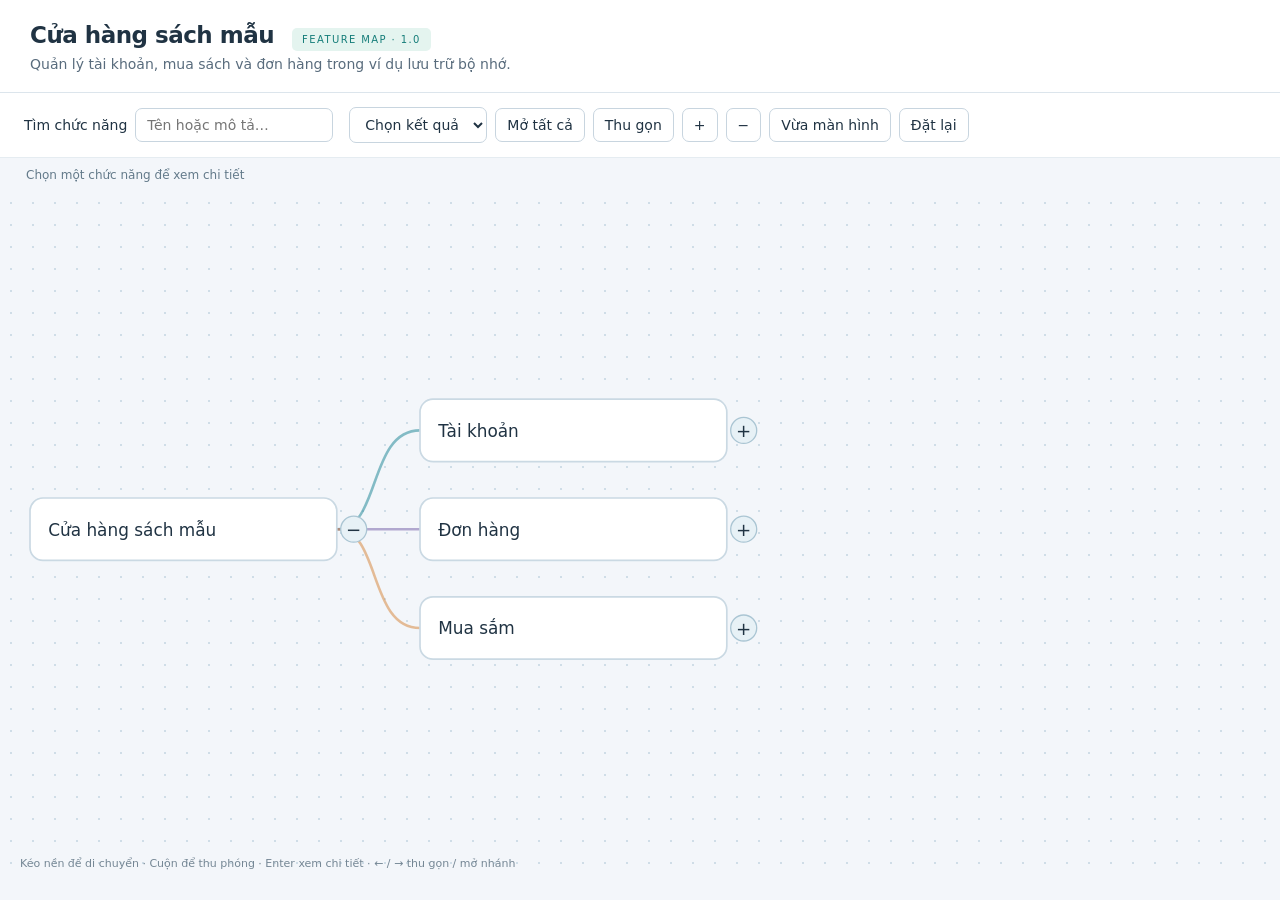
<file: demo/index.html>
<!doctype html><html lang="vi"><head><meta charset="utf-8"><meta name="viewport" content="width=device-width,initial-scale=1"><meta http-equiv="Content-Security-Policy" content="default-src 'none'; script-src 'unsafe-inline'; style-src 'unsafe-inline'; img-src data:; base-uri 'none'; form-action 'none'; connect-src 'none'"><title>System Feature Mapper</title><style>:root{font-family:system-ui,-apple-system,sans-serif;color:#203343;background:#f3f6fa;font-size:14px}*{box-sizing:border-box}body{margin:0}header{padding:22px 30px 12px;background:#fff;border-bottom:1px solid #dce5ec}header strong{font-size:23px;letter-spacing:-.5px}header p{color:#596c7d;margin:8px 0}.badge{font-size:10px;letter-spacing:1.4px;color:#157d79;background:#e4f4ef;padding:6px 10px;border-radius:5px;margin-left:18px}nav{display:flex;align-items:center;gap:8px;padding:14px 24px;background:white;flex-wrap:wrap}button,input,select{font:inherit;border:1px solid #c8d5df;border-radius:7px;padding:8px 11px;background:white;color:inherit}button,select{cursor:pointer}button:hover{background:#eef6fa}button:focus-visible,input:focus-visible,select:focus-visible,[role=button]:focus-visible{outline:3px solid #247db4;outline-offset:3px}label{display:flex;gap:8px;align-items:center}#result-count{font-size:12px;color:#5e7281}#results{max-width:230px}#breadcrumb{padding:10px 26px;color:#637a8a;font-size:12px;border-top:1px solid #e5ecf1}main{position:relative;height:calc(100vh - 210px);min-height:380px}#map{width:100%;height:100%;touch-action:none;background-image:radial-gradient(#cfdde7 .8px,transparent .8px);background-size:22px 22px}#map.dragging{cursor:grabbing}.hint{position:absolute;bottom:12px;left:20px;color:#748694;font-size:11px;pointer-events:none}.node rect{fill:white;stroke:#cad9e3;stroke-width:1.3}.node.selected rect{stroke:#107d8c;stroke-width:3}.node text{font-size:13px;fill:#203343;pointer-events:none}.node .toggle circle{fill:#e7f1f6;stroke:#aac5d3}.node .toggle text{font-size:14px}.edge{fill:none;stroke-width:2;opacity:.55}dialog{width:min(830px,94vw);max-height:88vh;padding:26px;border:1px solid #cfdae2;border-radius:16px;color:#203343;box-shadow:0 24px 90px #142e4540}dialog::backdrop{background:#132a40aa}.dialog-head{display:flex;justify-content:space-between;gap:15px;align-items:flex-start}h1{font-size:25px;margin:8px 0}small{color:#6a7c8b}#verification{padding:9px 12px;background:#eff5f8;border-radius:6px;font-size:12px}#tabs{display:flex;gap:5px;border-bottom:1px solid #d8e2e9;overflow:auto;padding-bottom:8px}[role=tab][aria-selected=true]{background:#176c80;color:white;border-color:#176c80}#tab-content{line-height:1.7;min-height:180px;padding:10px 2px}#tab-content h2{font-size:16px;margin-bottom:5px}#tab-content li{margin:5px 0}.unknown{color:#71808d;font-style:italic}footer{border-top:1px solid #d8e2e9;padding-top:13px;display:flex;gap:12px;flex-wrap:wrap}pre.markdown{white-space:pre-wrap;overflow-wrap:anywhere;font-family:inherit;line-height:1.7}a{color:#126e91}@media(max-width:650px){header{padding:15px}.badge{display:block;width:max-content;margin:8px 0}nav{padding:10px}main{height:65vh}label{width:100%}input{min-width:0;flex:1}dialog{padding:16px}#tabs button{white-space:nowrap}}
</style></head><body>
<header><div><strong id="project-title"></strong><span class="badge">FEATURE MAP · 1.0</span></div><p id="project-description"></p></header>
<nav aria-label="Điều khiển sơ đồ"><label>Tìm chức năng <input id="search" type="search" placeholder="Tên hoặc mô tả…" autocomplete="off"></label><span id="result-count" role="status"></span><select id="results" aria-label="Kết quả tìm kiếm"><option value="">Chọn kết quả</option></select><button id="expand-all">Mở tất cả</button><button id="collapse-all">Thu gọn</button><button id="zoom-in" aria-label="Phóng to">+</button><button id="zoom-out" aria-label="Thu nhỏ">−</button><button id="fit">Vừa màn hình</button><button id="reset">Đặt lại</button></nav>
<div id="breadcrumb" aria-live="polite">Chọn một chức năng để xem chi tiết</div>
<main><svg id="map" aria-label="Sơ đồ chức năng" role="group" tabindex="0"><g id="viewport"><g id="edges"></g><g id="nodes"></g></g></svg><div class="hint">Kéo nền để di chuyển · Cuộn để thu phóng · Enter xem chi tiết · ← / → thu gọn / mở nhánh</div></main>
<dialog id="detail" aria-labelledby="detail-title"><div class="dialog-head"><div><small id="detail-crumb"></small><h1 id="detail-title"></h1></div><button id="close-dialog" aria-label="Đóng">Đóng ×</button></div><p id="verification"></p><div id="tabs" role="tablist" aria-label="Chi tiết chức năng"></div><section id="tab-content" role="tabpanel" tabindex="0"></section><footer id="documentation"></footer></dialog>
<script id="map-data" type="application/json">{"map": {"features": [{"actors": ["Khách dùng bản mẫu"], "alternativeFlows": [], "documentationPath": null, "exceptionCases": [], "id": "account", "inputs": [], "kind": "module", "mainFlow": [], "name": "Tài khoản", "outputs": ["Trạng thái đăng nhập thay đổi."], "parentId": "system", "preconditions": [], "purpose": "Bắt đầu hoặc kết thúc trạng thái đăng nhập trong bản mẫu.", "relatedFeatureIds": [], "shortDescription": "Bắt đầu hoặc kết thúc trạng thái đăng nhập trong bản mẫu.", "unknowns": {"alternativeFlows": "Source bản mẫu không mô tả nội dung này ở mức chức năng hiện tại.", "exceptionCases": "Source bản mẫu không mô tả nội dung này ở mức chức năng hiện tại.", "inputs": "Source bản mẫu không mô tả nội dung này ở mức chức năng hiện tại.", "mainFlow": "Source bản mẫu không mô tả nội dung này ở mức chức năng hiện tại.", "preconditions": "Source bản mẫu không mô tả nội dung này ở mức chức năng hiện tại."}, "usageSteps": ["Dùng Đăng nhập để bắt đầu.", "Dùng Đăng xuất để kết thúc."], "verification": {"notes": "Đã đối chiếu source bản mẫu; chưa quan sát ứng dụng web chạy.", "runtimeObserved": false, "status": "source_confirmed"}}, {"actors": ["Khách dùng bản mẫu"], "alternativeFlows": [], "documentationPath": null, "exceptionCases": ["Thiếu tên hoặc mật khẩu: yêu cầu nhập đủ.", "Thông tin không đúng: từ chối đăng nhập."], "id": "account.login", "inputs": ["Tên đăng nhập và mật khẩu demo được mô tả trong bản mẫu."], "kind": "feature", "mainFlow": ["Thông tin hợp lệ làm thay đổi trạng thái đăng nhập và trả thông báo thành công."], "name": "Đăng nhập", "outputs": ["Thông báo đăng nhập thành công."], "parentId": "account", "preconditions": [], "purpose": "Bắt đầu phiên sử dụng bản mẫu.", "relatedFeatureIds": ["account.logout", "shop.purchase"], "shortDescription": "Bắt đầu phiên sử dụng bản mẫu.", "unknowns": {"alternativeFlows": "Source bản mẫu không mô tả nội dung này ở mức chức năng hiện tại.", "preconditions": "Source bản mẫu không mô tả nội dung này ở mức chức năng hiện tại."}, "usageSteps": ["Nhập tên đăng nhập.", "Nhập mật khẩu.", "Chọn Đăng nhập."], "verification": {"notes": "Đã đối chiếu source bản mẫu; chưa quan sát ứng dụng web chạy.", "runtimeObserved": false, "status": "source_confirmed"}}, {"actors": ["Khách dùng bản mẫu"], "alternativeFlows": [], "documentationPath": null, "exceptionCases": [], "id": "account.logout", "inputs": [], "kind": "feature", "mainFlow": ["Trạng thái đăng nhập chuyển sang chưa đăng nhập."], "name": "Đăng xuất", "outputs": ["Thông báo đã đăng xuất."], "parentId": "account", "preconditions": [], "purpose": "Kết thúc trạng thái đăng nhập.", "relatedFeatureIds": ["account.login"], "shortDescription": "Kết thúc trạng thái đăng nhập.", "unknowns": {"alternativeFlows": "Source bản mẫu không mô tả nội dung này ở mức chức năng hiện tại.", "exceptionCases": "Source bản mẫu không mô tả nội dung này ở mức chức năng hiện tại.", "inputs": "Source bản mẫu không mô tả nội dung này ở mức chức năng hiện tại.", "preconditions": "Source bản mẫu không mô tả nội dung này ở mức chức năng hiện tại."}, "usageSteps": ["Chọn Đăng xuất."], "verification": {"notes": "Đã đối chiếu source bản mẫu; chưa quan sát ứng dụng web chạy.", "runtimeObserved": false, "status": "source_confirmed"}}, {"actors": ["Khách dùng bản mẫu"], "alternativeFlows": [], "documentationPath": null, "exceptionCases": [], "id": "orders", "inputs": [], "kind": "module", "mainFlow": [], "name": "Đơn hàng", "outputs": ["Danh sách đơn hoặc xác nhận hủy và hoàn tồn kho."], "parentId": "system", "preconditions": ["Đã đăng nhập."], "purpose": "Xem các đơn đã đặt và hủy đơn còn mới.", "relatedFeatureIds": [], "shortDescription": "Xem các đơn đã đặt và hủy đơn còn mới.", "unknowns": {"alternativeFlows": "Source bản mẫu không mô tả nội dung này ở mức chức năng hiện tại.", "exceptionCases": "Source bản mẫu không mô tả nội dung này ở mức chức năng hiện tại.", "inputs": "Source bản mẫu không mô tả nội dung này ở mức chức năng hiện tại.", "mainFlow": "Source bản mẫu không mô tả nội dung này ở mức chức năng hiện tại."}, "usageSteps": ["Xem lịch sử đơn.", "Chọn mã đơn mới cần hủy."], "verification": {"notes": "Đã đối chiếu source bản mẫu; chưa quan sát ứng dụng web chạy.", "runtimeObserved": false, "status": "source_confirmed"}}, {"actors": ["Khách dùng bản mẫu"], "alternativeFlows": [], "documentationPath": "details/orders.cancel.md", "exceptionCases": ["Chưa đăng nhập: từ chối.", "Không tìm thấy mã đơn: báo lỗi.", "Đơn không còn mới: không cho hủy."], "id": "orders.cancel", "inputs": ["Mã đơn."], "kind": "feature", "mainFlow": ["Kiểm tra đăng nhập, tìm đơn và kiểm tra trạng thái mới.", "Chuyển đơn sang đã hủy và tăng lại tồn kho."], "name": "Hủy đơn mới", "outputs": ["Thông báo đã hủy đơn.", "Đơn đã hủy và tồn kho được hoàn."], "parentId": "orders", "preconditions": ["Đã đăng nhập.", "Đơn tồn tại và còn mới."], "purpose": "Hủy đơn mới và hoàn số lượng sách về tồn kho.", "relatedFeatureIds": ["orders.history", "shop.purchase"], "shortDescription": "Hủy đơn mới và hoàn số lượng sách về tồn kho.", "unknowns": {"alternativeFlows": "Source bản mẫu không mô tả nội dung này ở mức chức năng hiện tại."}, "usageSteps": ["Nhập mã đơn.", "Chọn Hủy đơn."], "verification": {"notes": "Đã đối chiếu source bản mẫu; chưa quan sát ứng dụng web chạy.", "runtimeObserved": false, "status": "source_confirmed"}}, {"actors": ["Khách dùng bản mẫu"], "alternativeFlows": [], "documentationPath": null, "exceptionCases": ["Chưa đăng nhập: từ chối xem."], "id": "orders.history", "inputs": [], "kind": "feature", "mainFlow": ["Kiểm tra đăng nhập rồi trả danh sách bản sao các đơn."], "name": "Xem lịch sử", "outputs": ["Danh sách đơn với mã, sản phẩm, số lượng và trạng thái."], "parentId": "orders", "preconditions": ["Đã đăng nhập."], "purpose": "Xem bản sao danh sách đơn trong bộ nhớ của bản mẫu.", "relatedFeatureIds": ["orders.cancel"], "shortDescription": "Xem bản sao danh sách đơn trong bộ nhớ của bản mẫu.", "unknowns": {"alternativeFlows": "Source bản mẫu không mô tả nội dung này ở mức chức năng hiện tại.", "inputs": "Source bản mẫu không mô tả nội dung này ở mức chức năng hiện tại."}, "usageSteps": ["Mở Đơn hàng."], "verification": {"notes": "Đã đối chiếu source bản mẫu; chưa quan sát ứng dụng web chạy.", "runtimeObserved": false, "status": "source_confirmed"}}, {"actors": ["Khách dùng bản mẫu"], "alternativeFlows": [], "documentationPath": null, "exceptionCases": [], "id": "shop", "inputs": [], "kind": "module", "mainFlow": [], "name": "Mua sắm", "outputs": ["Đơn mới và tồn kho được cập nhật."], "parentId": "system", "preconditions": ["Đã đăng nhập."], "purpose": "Đặt mua sách có sẵn và giảm tồn kho tương ứng.", "relatedFeatureIds": [], "shortDescription": "Đặt mua sách có sẵn và giảm tồn kho tương ứng.", "unknowns": {"alternativeFlows": "Source bản mẫu không mô tả nội dung này ở mức chức năng hiện tại.", "exceptionCases": "Source bản mẫu không mô tả nội dung này ở mức chức năng hiện tại.", "inputs": "Source bản mẫu không mô tả nội dung này ở mức chức năng hiện tại.", "mainFlow": "Source bản mẫu không mô tả nội dung này ở mức chức năng hiện tại."}, "usageSteps": ["Chọn chức năng Mua sách."], "verification": {"notes": "Đã đối chiếu source bản mẫu; chưa quan sát ứng dụng web chạy.", "runtimeObserved": false, "status": "source_confirmed"}}, {"actors": ["Khách dùng bản mẫu"], "alternativeFlows": [], "documentationPath": "details/shop.purchase.md", "exceptionCases": ["Chưa đăng nhập: từ chối.", "Số lượng không phải số nguyên dương: báo không hợp lệ.", "Không tìm thấy sản phẩm: báo lỗi.", "Không đủ hàng: báo lỗi."], "id": "shop.purchase", "inputs": ["Sản phẩm.", "Số lượng nguyên dương."], "kind": "feature", "mainFlow": ["Kiểm tra đăng nhập, số lượng và tồn kho.", "Tạo đơn mới, giảm tồn kho và trả mã đơn."], "name": "Mua sách", "outputs": ["Mã đơn mới.", "Tồn kho giảm theo số lượng mua."], "parentId": "shop", "preconditions": ["Đã đăng nhập.", "Có đủ hàng."], "purpose": "Đặt mua một sản phẩm với số lượng hợp lệ.", "relatedFeatureIds": ["account.login", "orders.history", "orders.cancel"], "shortDescription": "Đặt mua một sản phẩm với số lượng hợp lệ.", "unknowns": {"alternativeFlows": "Source bản mẫu không mô tả nội dung này ở mức chức năng hiện tại."}, "usageSteps": ["Nhập sản phẩm.", "Nhập số lượng.", "Chọn Mua."], "verification": {"notes": "Đã đối chiếu source bản mẫu; chưa quan sát ứng dụng web chạy.", "runtimeObserved": false, "status": "source_confirmed"}}, {"actors": ["Khách dùng bản mẫu"], "alternativeFlows": [], "documentationPath": null, "exceptionCases": [], "id": "system", "inputs": [], "kind": "system", "mainFlow": [], "name": "Cửa hàng sách mẫu", "outputs": ["Đơn hàng trong bộ nhớ; thay đổi tồn kho."], "parentId": null, "preconditions": [], "purpose": "Giúp khách dùng bản mẫu đăng nhập, mua sách và quản lý đơn.", "relatedFeatureIds": [], "shortDescription": "Giúp khách dùng bản mẫu đăng nhập, mua sách và quản lý đơn.", "unknowns": {"alternativeFlows": "Source bản mẫu không mô tả nội dung này ở mức chức năng hiện tại.", "exceptionCases": "Source bản mẫu không mô tả nội dung này ở mức chức năng hiện tại.", "inputs": "Source bản mẫu không mô tả nội dung này ở mức chức năng hiện tại.", "mainFlow": "Source bản mẫu không mô tả nội dung này ở mức chức năng hiện tại.", "preconditions": "Source bản mẫu không mô tả nội dung này ở mức chức năng hiện tại."}, "usageSteps": ["Chọn Tài khoản để đăng nhập.", "Chọn Mua sắm để đặt sách.", "Chọn Đơn hàng để xem hoặc hủy đơn mới."], "verification": {"notes": "Đã đối chiếu source bản mẫu; chưa quan sát ứng dụng web chạy.", "runtimeObserved": false, "status": "source_confirmed"}}], "generatedAt": "2026-11-15T00:00:00Z", "project": {"description": "Quản lý tài khoản, mua sách và đơn hàng trong ví dụ lưu trữ bộ nhớ.", "id": "sample-shop", "name": "Cửa hàng sách mẫu"}, "rootId": "system", "schemaVersion": "1.0.0"}, "markdown": {"orders.cancel": "# Hủy đơn mới\n\nHủy đơn mới và hoàn số lượng sách về tồn kho.\n\n## Người dùng\n\n- Khách dùng bản mẫu\n\n## Điều kiện\n\n- Đã đăng nhập.\n- Đơn tồn tại và còn mới.\n\n## Cách sử dụng\n\n- Nhập mã đơn.\n- Chọn Hủy đơn.\n\n## Đầu vào\n\n- Mã đơn.\n\n## Kết quả\n\n- Thông báo đã hủy đơn.\n- Đơn đã hủy và tồn kho được hoàn.\n\n## Luồng chính\n\n- Kiểm tra đăng nhập, tìm đơn và kiểm tra trạng thái mới.\n- Chuyển đơn sang đã hủy và tăng lại tồn kho.\n\n## Luồng thay thế\n\nSource bản mẫu không mô tả nội dung này ở mức chức năng hiện tại.\n\n## Ngoại lệ\n\n- Chưa đăng nhập: từ chối.\n- Không tìm thấy mã đơn: báo lỗi.\n- Đơn không còn mới: không cho hủy.\n\n## Xác minh\n\nsource_confirmed\nĐã đối chiếu source bản mẫu; chưa quan sát ứng dụng web chạy.\n", "shop.purchase": "# Mua sách\n\nĐặt mua một sản phẩm với số lượng hợp lệ.\n\n## Người dùng\n\n- Khách dùng bản mẫu\n\n## Điều kiện\n\n- Đã đăng nhập.\n- Có đủ hàng.\n\n## Cách sử dụng\n\n- Nhập sản phẩm.\n- Nhập số lượng.\n- Chọn Mua.\n\n## Đầu vào\n\n- Sản phẩm.\n- Số lượng nguyên dương.\n\n## Kết quả\n\n- Mã đơn mới.\n- Tồn kho giảm theo số lượng mua.\n\n## Luồng chính\n\n- Kiểm tra đăng nhập, số lượng và tồn kho.\n- Tạo đơn mới, giảm tồn kho và trả mã đơn.\n\n## Luồng thay thế\n\nSource bản mẫu không mô tả nội dung này ở mức chức năng hiện tại.\n\n## Ngoại lệ\n\n- Chưa đăng nhập: từ chối.\n- Số lượng không phải số nguyên dương: báo không hợp lệ.\n- Không tìm thấy sản phẩm: báo lỗi.\n- Không đủ hàng: báo lỗi.\n\n## Xác minh\n\nsource_confirmed\nĐã đối chiếu source bản mẫu; chưa quan sát ứng dụng web chạy.\n"}}</script><script>'use strict';
const payload=JSON.parse(document.getElementById('map-data').textContent), data=payload.map;
const byId=new Map(data.features.map(f=>[f.id,f])), children=new Map(data.features.map(f=>[f.id,[]]));
for(const f of data.features)if(f.parentId!==null)children.get(f.parentId).push(f.id);
const expanded=new Set([data.rootId]), svg=document.getElementById('map'), viewport=document.getElementById('viewport');
let selected=null, positions=new Map(), transform={x:40,y:40,k:1};
const NS='http://www.w3.org/2000/svg', palette=['#288b9b','#7c68ad','#d78a45','#4b9a73','#b46887'];
function el(tag,attrs={},text){const e=document.createElementNS(NS,tag);for(const [k,v]of Object.entries(attrs))e.setAttribute(k,v);if(text!==undefined)e.textContent=text;return e;}
function ancestry(id){const a=[];while(id){a.unshift(id);id=byId.get(id).parentId;}return a;}
function applyTransform(){viewport.setAttribute('transform',`translate(${transform.x} ${transform.y}) scale(${transform.k})`);}
function render(){
 const active=document.activeElement?.dataset?.nodeId;positions=new Map();let row=0;
 const stack=[{id:data.rootId,depth:0,color:'#288b9b',exit:false}];
 while(stack.length){const item=stack.pop(),{id,depth,color}=item, cs=expanded.has(id)?children.get(id):[];
  if(!item.exit){stack.push({...item,exit:true});for(let i=cs.length-1;i>=0;i--)stack.push({id:cs[i],depth:depth+1,color:depth===0?palette[i%palette.length]:color,exit:false});}
  else{const y=cs.length?(positions.get(cs[0]).y+positions.get(cs.at(-1)).y)/2:row++*76;positions.set(id,{x:depth*300,y,color});}
 }
 const edges=document.getElementById('edges'),nodes=document.getElementById('nodes');edges.replaceChildren();nodes.replaceChildren();
 for(const [id,p]of positions){const f=byId.get(id);if(f.parentId&&positions.has(f.parentId)){const q=positions.get(f.parentId);edges.append(el('path',{class:'edge',stroke:p.color,d:`M${q.x+236},${q.y+24} C${q.x+270},${q.y+24} ${p.x-40},${p.y+24} ${p.x},${p.y+24}`}));}
 const g=el('g',{class:'node'+(id===selected?' selected':''),transform:`translate(${p.x} ${p.y})`});
 const hit=el('g',{role:'button',tabindex:'0','aria-label':f.name,'data-node-id':id});hit.append(el('rect',{width:236,height:48,rx:10}),el('title',{},f.name),el('text',{x:14,y:29},f.name.length>26?f.name.slice(0,25)+'…':f.name));
 hit.addEventListener('click',()=>openFeature(id));hit.addEventListener('keydown',e=>{if(e.key==='Enter'||e.key===' '){e.preventDefault();openFeature(id);}if(e.key==='ArrowRight'||e.key==='ArrowLeft'){e.preventDefault();if(e.key==='ArrowRight')expanded.add(id);else expanded.delete(id);render();}if(e.key==='ArrowDown'||e.key==='ArrowUp'){e.preventDefault();const a=[...positions.keys()],i=a.indexOf(id),next=a[i+(e.key==='ArrowDown'?1:-1)];focusNode(next);}});g.append(hit);
 if(children.get(id).length){const t=el('g',{class:'toggle',role:'button',tabindex:0,'aria-label':(expanded.has(id)?'Thu gọn ':'Mở ')+f.name,'aria-expanded':expanded.has(id),transform:'translate(249 24)'});t.append(el('circle',{r:10}),el('text',{'text-anchor':'middle',y:5},expanded.has(id)?'−':'+'));const toggle=()=>{expanded.has(id)?expanded.delete(id):expanded.add(id);render();};t.addEventListener('click',toggle);t.addEventListener('keydown',e=>{if(['Enter',' '].includes(e.key)){e.preventDefault();toggle();}});g.append(t);}nodes.append(g);
 }
 applyTransform();if(active)focusNode(active);
}
function focusNode(id){for(const n of document.querySelectorAll('[data-node-id]'))if(n.dataset.nodeId===id){n.focus();return n;}}
function reveal(id){for(const a of ancestry(id).slice(0,-1))expanded.add(a);selected=id;render();const p=positions.get(id);transform.x=svg.clientWidth/2-(p.x+118)*transform.k;transform.y=svg.clientHeight/2-(p.y+24)*transform.k;applyTransform();}
function fit(){const ps=[...positions.values()],w=Math.max(...ps.map(p=>p.x))+265,h=Math.max(...ps.map(p=>p.y))+60;transform.k=Math.max(.08,Math.min(1.3,(svg.clientWidth-60)/w,(svg.clientHeight-60)/h));transform.x=30;transform.y=(svg.clientHeight-h*transform.k)/2;applyTransform();}
function zoom(factor,x=svg.clientWidth/2,y=svg.clientHeight/2){const prev=transform.k,k=Math.max(.08,Math.min(3,prev*factor));transform.x=x-(x-transform.x)*k/prev;transform.y=y-(y-transform.y)*k/prev;transform.k=k;applyTransform();}
let drag=null;
svg.addEventListener('pointerdown',e=>{if(e.button!==0||e.target.closest('.node'))return;drag={x:e.clientX,y:e.clientY,tx:transform.x,ty:transform.y};svg.setPointerCapture(e.pointerId);svg.classList.add('dragging');});
svg.addEventListener('pointermove',e=>{if(!drag)return;transform.x=drag.tx+e.clientX-drag.x;transform.y=drag.ty+e.clientY-drag.y;applyTransform();});
for(const event of ['pointerup','pointercancel'])svg.addEventListener(event,()=>{drag=null;svg.classList.remove('dragging');});
svg.addEventListener('wheel',e=>{e.preventDefault();const r=svg.getBoundingClientRect();zoom(Math.exp(-e.deltaY*.001),e.clientX-r.left,e.clientY-r.top);},{passive:false});
document.getElementById('zoom-in').onclick=()=>zoom(1.2);document.getElementById('zoom-out').onclick=()=>zoom(1/1.2);document.getElementById('fit').onclick=fit;
document.getElementById('reset').onclick=()=>{expanded.clear();expanded.add(data.rootId);render();fit();};document.getElementById('expand-all').onclick=()=>{for(const id of byId.keys())expanded.add(id);render();fit();};document.getElementById('collapse-all').onclick=()=>{expanded.clear();expanded.add(data.rootId);render();fit();};
function normalize(s){return s.toLocaleLowerCase().normalize('NFD').replace(/[\u0300-\u036f]/g,'').replace(/đ/g,'d');}
document.getElementById('search').addEventListener('input',e=>{const q=normalize(e.target.value.trim()),results=document.getElementById('results');results.replaceChildren(new Option('Chọn kết quả',''));let count=0;if(q)for(const f of data.features)if(normalize([f.name,f.shortDescription,...(f.aliases||[])].join(' ')).includes(q)){results.add(new Option(f.name,f.id));count++;}document.getElementById('result-count').textContent=q?`${count} kết quả`:'';});
document.getElementById('results').onchange=e=>{if(e.target.value)openFeature(e.target.value);};
document.getElementById('project-title').textContent=data.project.name;document.getElementById('project-description').textContent=data.project.description;document.title=data.project.name+' · Feature Map';
render();fit();window.addEventListener('resize',fit);

const dialog=document.getElementById('detail'), content=document.getElementById('tab-content');let returnId=null,currentTab=0;
const tabs=[['Tổng quan',[['purpose','Mục đích'],['actors','Người dùng'],['preconditions','Điều kiện']]],['Cách sử dụng',[['usageSteps','Các bước sử dụng'],['mainFlow','Luồng chính']]],['Đầu vào & kết quả',[['inputs','Đầu vào'],['outputs','Kết quả']]],['Tình huống',[['alternativeFlows','Trường hợp thay thế'],['exceptionCases','Ngoại lệ']]],['Liên quan',[]]];
function htmlEl(tag,text,className){const e=document.createElement(tag);if(text!==undefined)e.textContent=text;if(className)e.className=className;return e;}
function section(f,key,title){content.append(htmlEl('h2',title));const value=f[key];if(typeof value==='string'&&value)content.append(htmlEl('p',value));else if(Array.isArray(value)&&value.length){const list=htmlEl(key==='usageSteps'||key==='mainFlow'?'ol':'ul');for(const t of value)list.append(htmlEl('li',t));content.append(list);}else content.append(htmlEl('p',f.unknowns?.[key]||'Chưa đủ bằng chứng để mô tả nội dung này.','unknown'));}
function linkFeature(id){const b=htmlEl('button',byId.get(id).name);b.onclick=()=>openFeature(id);content.append(b,document.createTextNode(' '));}
function showTab(index){currentTab=index;const f=byId.get(selected);content.replaceChildren();for(const b of document.querySelectorAll('[role=tab]')){const yes=Number(b.dataset.index)===index;b.setAttribute('aria-selected',yes);b.tabIndex=yes?0:-1;}content.setAttribute('aria-labelledby','tab-'+index);for(const [key,title]of tabs[index][1])section(f,key,title);if(index===0&&children.get(f.id).length){content.append(htmlEl('h2','Chức năng con'));for(const id of children.get(f.id))linkFeature(id);}if(index===4){if(f.relatedFeatureIds.length)for(const id of f.relatedFeatureIds)linkFeature(id);else content.append(htmlEl('p','Chưa xác định chức năng liên quan.','unknown'));}}
function openFeature(id){if(!byId.has(id))return;returnId=id;reveal(id);const f=byId.get(id),crumb=ancestry(id).map(a=>byId.get(a).name).join(' › ');document.getElementById('breadcrumb').textContent=crumb;document.getElementById('detail-crumb').textContent=crumb;document.getElementById('detail-title').textContent=f.name;
 const status={source_confirmed:'Đã đối chiếu source · Chưa chứng minh khi chạy',inferred:'Suy luận · Cần xác minh',unknown:'Chưa xác định',runtime_observed:'Đã quan sát khi chạy'};document.getElementById('verification').textContent=status[f.verification.status]+(f.verification.notes?' — '+f.verification.notes:'');
 const bar=document.getElementById('tabs');bar.replaceChildren();tabs.forEach(([name],i)=>{const b=htmlEl('button',name);b.id='tab-'+i;b.dataset.index=i;b.setAttribute('role','tab');b.setAttribute('aria-controls','tab-content');b.onclick=()=>showTab(i);b.onkeydown=e=>{if(['ArrowRight','ArrowLeft','Home','End'].includes(e.key)){e.preventDefault();const n=e.key==='Home'?0:e.key==='End'?tabs.length-1:(i+(e.key==='ArrowRight'?1:tabs.length-1))%tabs.length;showTab(n);bar.children[n].focus();}};bar.append(b);});showTab(0);
 const footer=document.getElementById('documentation');footer.replaceChildren();if(f.documentationPath){const a=htmlEl('a','Đọc tài liệu đầy đủ (.md)');a.href=f.documentationPath;a.target='_blank';a.rel='noopener';footer.append(a);const text=payload.markdown[f.id];if(text){const b=htmlEl('button','Đọc tại đây');b.onclick=()=>{content.replaceChildren(htmlEl('pre',text,'markdown'));};footer.append(b);}}
 if(!dialog.open){dialog.showModal();document.body.style.overflow='hidden';}document.getElementById('close-dialog').focus();
}
document.getElementById('close-dialog').onclick=()=>dialog.close();dialog.addEventListener('close',()=>{document.body.style.overflow='';focusNode(returnId);});
dialog.addEventListener('keydown',e=>{if(e.key!=='Tab')return;const els=[...dialog.querySelectorAll('button,a[href],[tabindex="0"]')].filter(e=>e.getClientRects().length && e.tabIndex>=0),first=els[0],last=els.at(-1);if(e.shiftKey&&document.activeElement===first){e.preventDefault();last.focus();}else if(!e.shiftKey&&document.activeElement===last){e.preventDefault();first.focus();}});
</script></body></html>
</file>
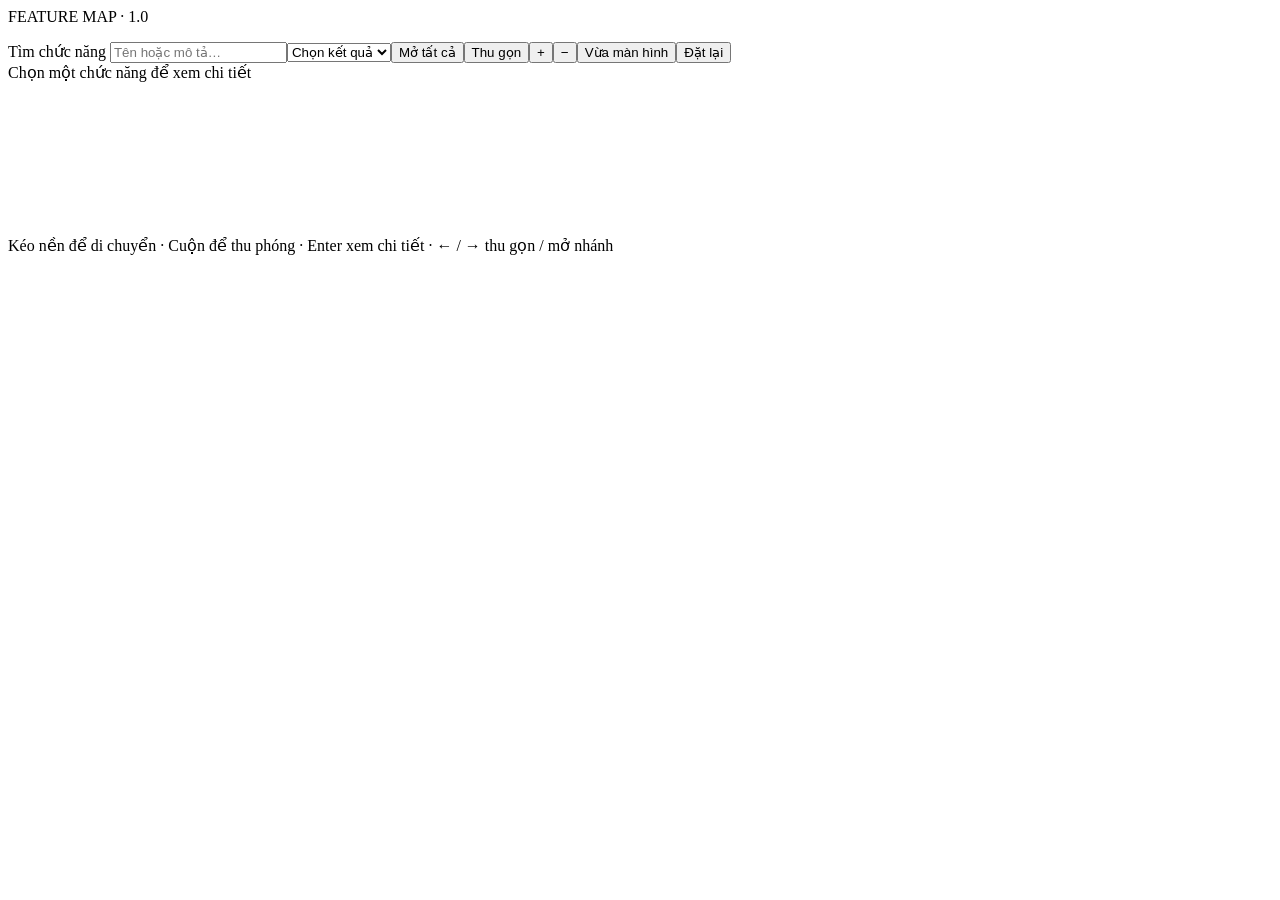
<file: viewer/index.template.html>
<!doctype html><html lang="vi"><head><meta charset="utf-8"><meta name="viewport" content="width=device-width,initial-scale=1"><meta http-equiv="Content-Security-Policy" content="default-src 'none'; script-src 'unsafe-inline'; style-src 'unsafe-inline'; img-src data:; base-uri 'none'; form-action 'none'; connect-src 'none'"><title>System Feature Mapper</title><style>/*__CSS__*/</style></head><body>
<header><div><strong id="project-title"></strong><span class="badge">FEATURE MAP · 1.0</span></div><p id="project-description"></p></header>
<nav aria-label="Điều khiển sơ đồ"><label>Tìm chức năng <input id="search" type="search" placeholder="Tên hoặc mô tả…" autocomplete="off"></label><span id="result-count" role="status"></span><select id="results" aria-label="Kết quả tìm kiếm"><option value="">Chọn kết quả</option></select><button id="expand-all">Mở tất cả</button><button id="collapse-all">Thu gọn</button><button id="zoom-in" aria-label="Phóng to">+</button><button id="zoom-out" aria-label="Thu nhỏ">−</button><button id="fit">Vừa màn hình</button><button id="reset">Đặt lại</button></nav>
<div id="breadcrumb" aria-live="polite">Chọn một chức năng để xem chi tiết</div>
<main><svg id="map" aria-label="Sơ đồ chức năng" role="group" tabindex="0"><g id="viewport"><g id="edges"></g><g id="nodes"></g></g></svg><div class="hint">Kéo nền để di chuyển · Cuộn để thu phóng · Enter xem chi tiết · ← / → thu gọn / mở nhánh</div></main>
<dialog id="detail" aria-labelledby="detail-title"><div class="dialog-head"><div><small id="detail-crumb"></small><h1 id="detail-title"></h1></div><button id="close-dialog" aria-label="Đóng">Đóng ×</button></div><p id="verification"></p><div id="tabs" role="tablist" aria-label="Chi tiết chức năng"></div><section id="tab-content" role="tabpanel" tabindex="0"></section><footer id="documentation"></footer></dialog>
<script id="map-data" type="application/json">/*__DATA__*/</script><script>/*__JS__*/</script></body></html>
</file>
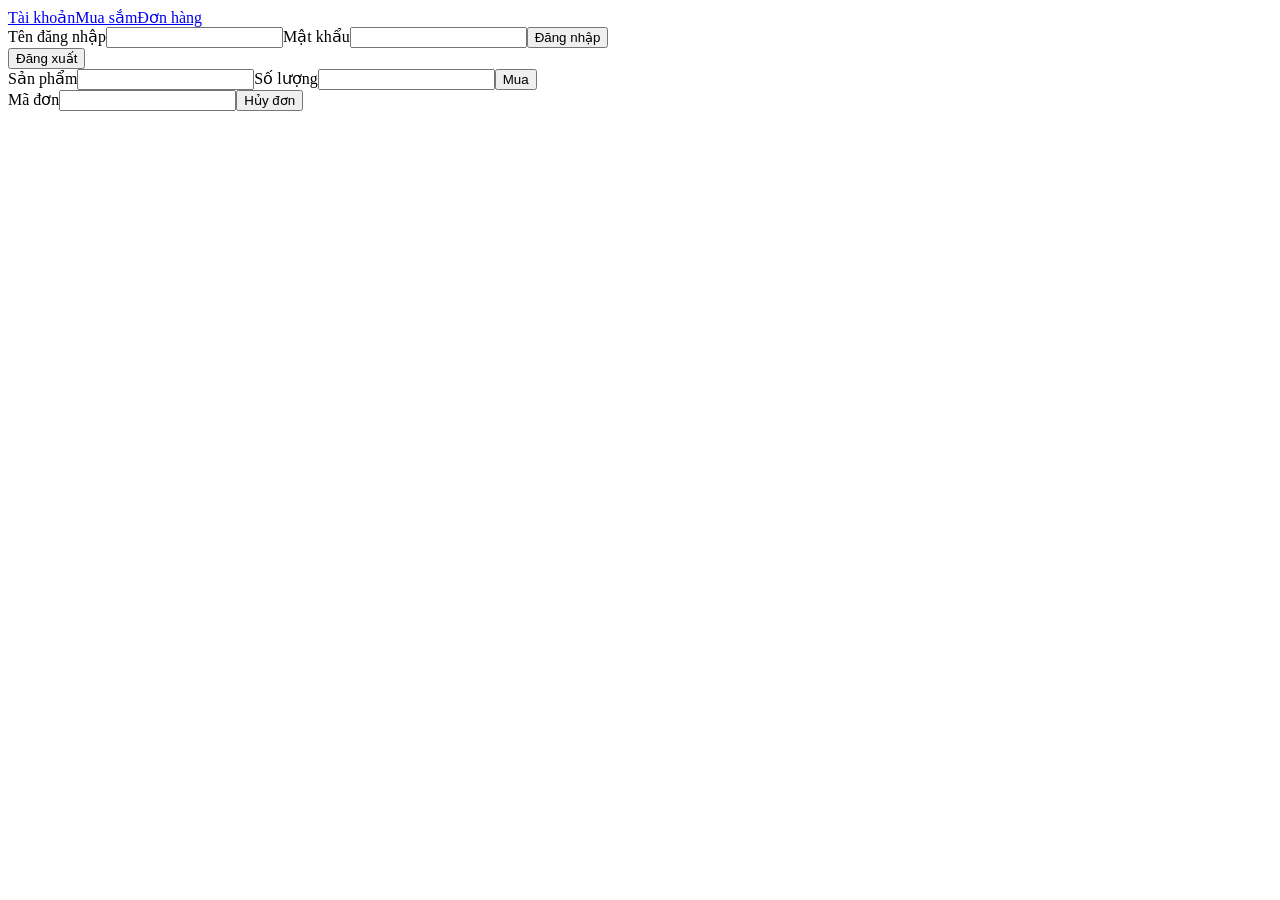
<file: tests/fixtures/sample-shop/ui/navigation.html>
<!doctype html><html lang="vi"><title>Cửa hàng sách mẫu</title><body>
<nav><a href="/account/login">Tài khoản</a><a href="/shop/purchase">Mua sắm</a><a href="/orders">Đơn hàng</a></nav>
<form action="/account/login" method="post"><label>Tên đăng nhập<input name="username"></label><label>Mật khẩu<input name="password" type="password"></label><button>Đăng nhập</button></form>
<form action="/account/logout" method="post"><button>Đăng xuất</button></form>
<form action="/shop/purchase" method="post"><label>Sản phẩm<input name="product"></label><label>Số lượng<input name="quantity" type="number"></label><button>Mua</button></form>
<form action="/orders/cancel" method="post"><label>Mã đơn<input name="order_id"></label><button>Hủy đơn</button></form>
</body></html>
</file>
